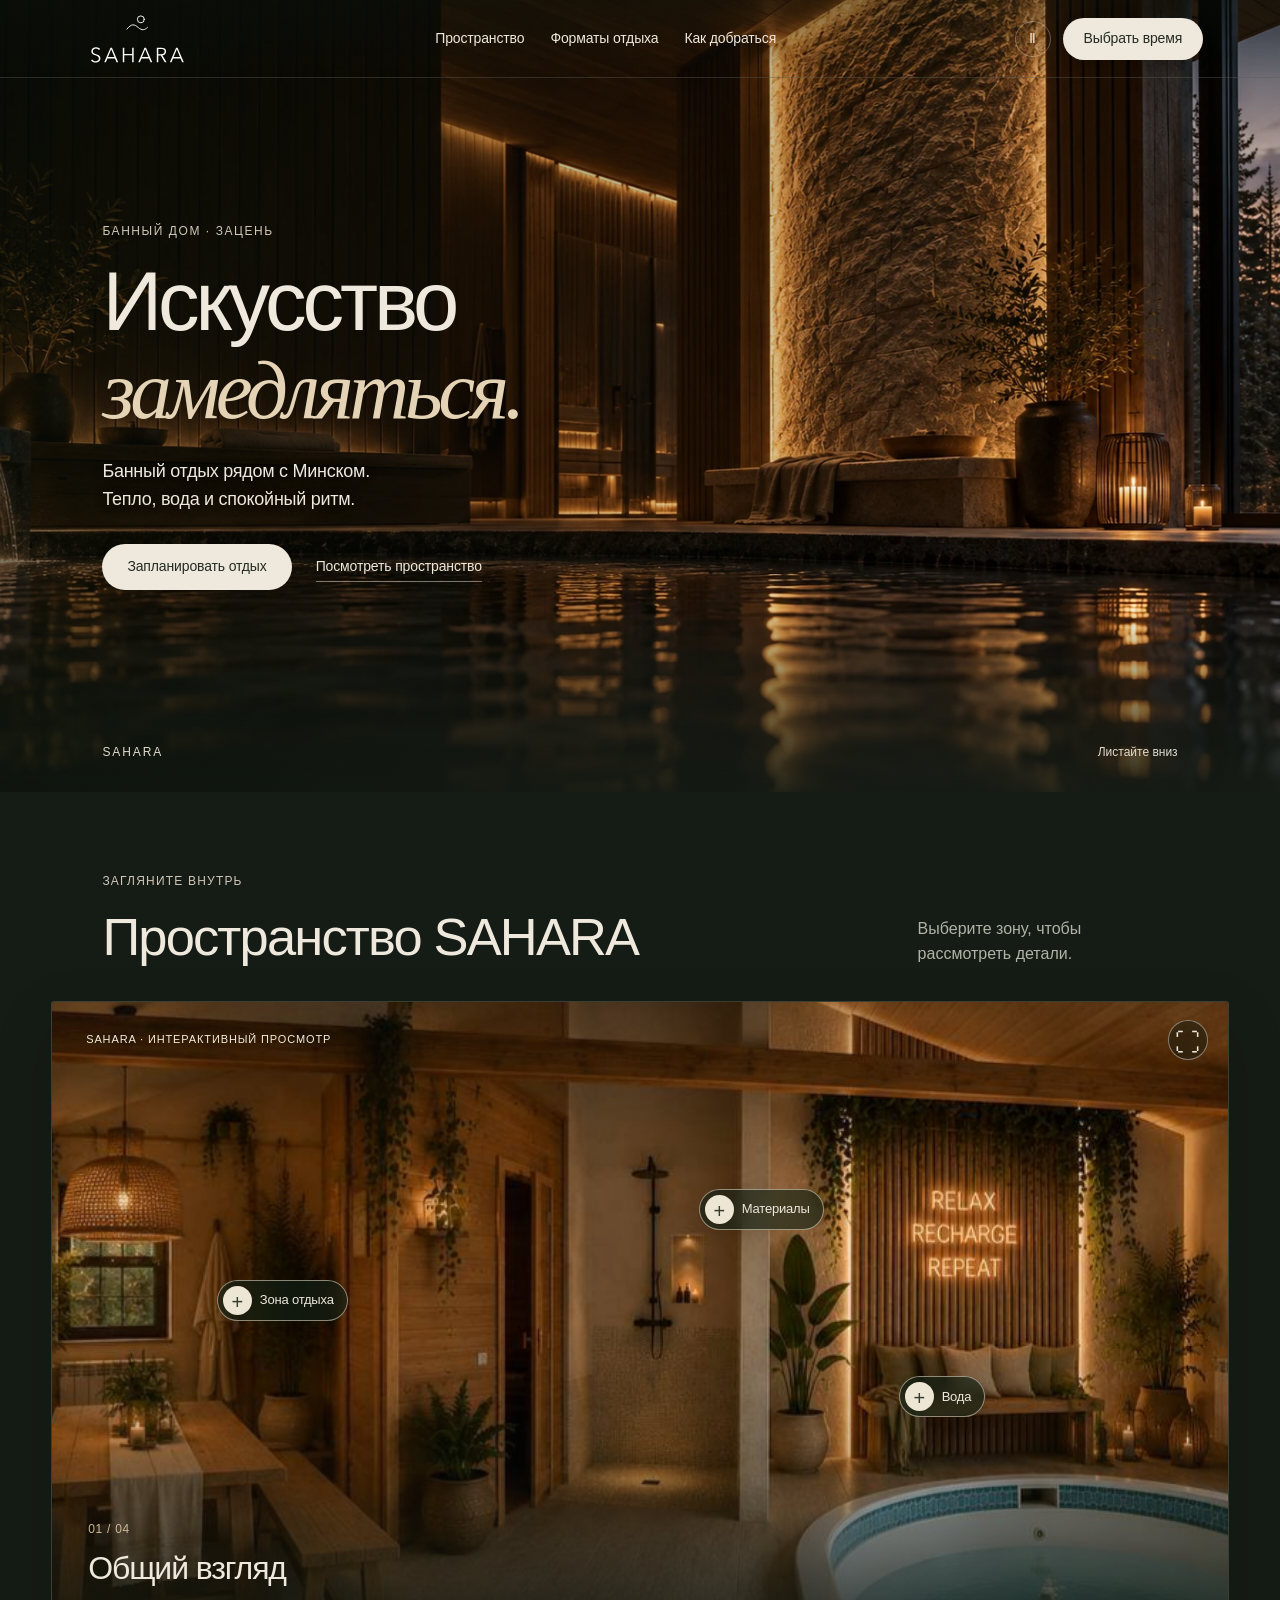
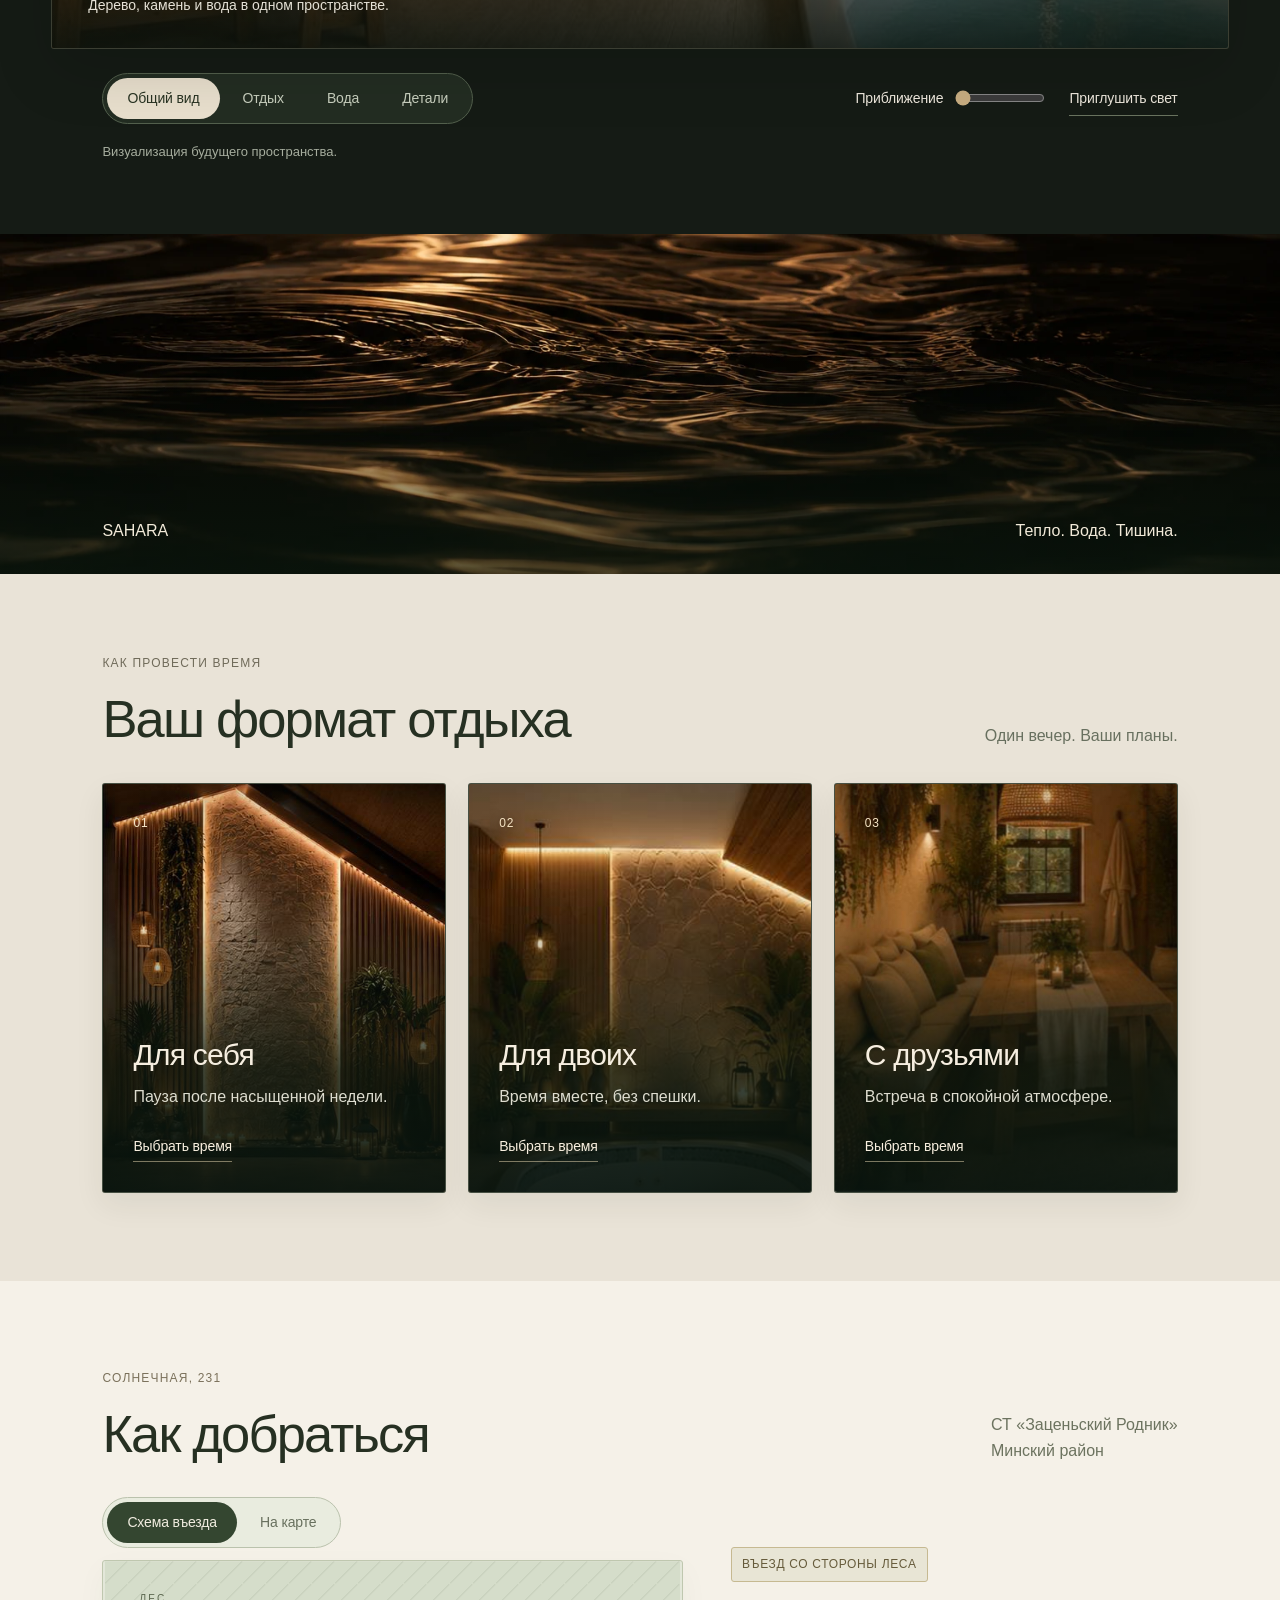
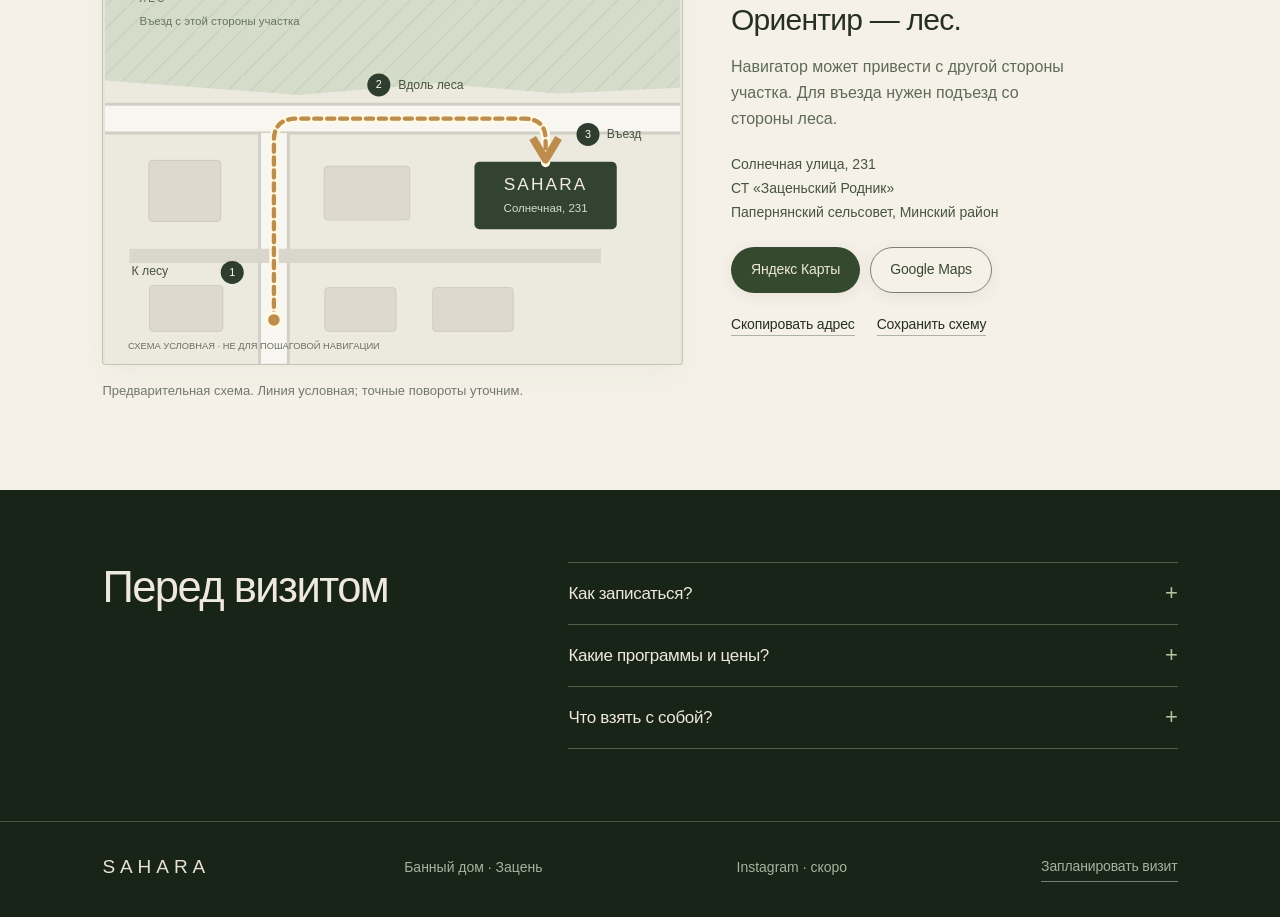
<file: index.html>
<!doctype html>
<html lang="ru"><head><meta charset="utf-8"><meta name="viewport" content="width=device-width, initial-scale=1"><title>SAHARA — тепло, которое остаётся</title><meta name="description" content="Банный дом SAHARA в Зацени. Пространство тепла, воды и спокойствия. Познакомьтесь с атмосферой и спланируйте свой визит."><link rel="icon" href="assets/favicon.svg" type="image/svg+xml"><link rel="preload" as="image" href="assets/hero-concept.webp"><link rel="stylesheet" href="style.css"><link rel="stylesheet" href="art-direction.css"><link rel="stylesheet" href="typography.css"><script src="config.js" defer></script><script src="app.js" defer></script><script src="motion.js" defer></script></head>
<body><div class="reading-progress" aria-hidden="true"></div><header class="header"><a class="brand" href="#home" aria-label="SAHARA — главная"><img src="assets/logo.svg" alt="SAHARA"></a><nav aria-label="Основная навигация"><a href="#space">Пространство</a><a href="#plan">Форматы отдыха</a><a href="#visit">Как добраться</a></nav><div class="header-actions"><button id="motion-toggle" class="motion-toggle" aria-pressed="true" aria-label="Отключить анимации"><span class="motion-icon" aria-hidden="true">Ⅱ</span></button><button class="button small" data-book>Выбрать время</button></div></header>
<main><section class="hero" id="home"><div class="hero-image" role="img" aria-label="Визуализация интерьера SAHARA с водой, деревом и камнем"></div><div class="hero-shade"></div><div class="hero-content"><p class="eyebrow">БАННЫЙ ДОМ · ЗАЦЕНЬ</p><h1>Искусство<br><em>замедляться.</em></h1><p class="hero-copy">Банный отдых рядом с Минском.<br>Тепло, вода и спокойный ритм.</p><div class="actions"><button class="button" data-book>Запланировать отдых</button><a class="text-link" href="#space">Посмотреть пространство</a></div></div><div class="hero-bottom"><span>SAHARA</span><a href="#space">Листайте вниз</a></div></section><section class="space section" id="space"><div class="section-head"><div><p class="eyebrow">ЗАГЛЯНИТЕ ВНУТРЬ</p><h2>Пространство SAHARA</h2></div><p>Выберите зону, чтобы рассмотреть детали.</p></div>
<div class="explorer" id="explorer"><div class="scene-image" id="scene-image" role="img" aria-label="Общий вид пространства"></div><div class="scene-vignette"></div><span class="scene-label">SAHARA · ИНТЕРАКТИВНЫЙ ПРОСМОТР</span><button class="expand" id="expand" aria-label="Развернуть просмотр">⛶</button><div class="hotspots"><button class="hotspot h1" data-scene="lounge" aria-label="Посмотреть зону отдыха"><span>+</span> Зона отдыха</button><button class="hotspot h2" data-scene="water" aria-label="Посмотреть зону воды"><span>+</span> Вода</button><button class="hotspot h3" data-scene="stone" aria-label="Посмотреть материалы"><span>+</span> Материалы</button></div><div class="scene-caption"><span id="scene-number">01 / 04</span><h3 id="scene-title">Общий взгляд</h3><p id="scene-text">Дерево, камень и вода в одном пространстве.</p></div></div>
<div class="explorer-controls"><div class="scene-tabs" role="group" aria-label="Зоны пространства"><button data-scene="overview" aria-pressed="true">Общий вид</button><button data-scene="lounge" aria-pressed="false">Отдых</button><button data-scene="water" aria-pressed="false">Вода</button><button data-scene="stone" aria-pressed="false">Детали</button></div><div class="scene-tools"><label for="zoom">Приближение <input type="range" id="zoom" min="100" max="145" value="100"></label><button id="light" aria-pressed="false">Приглушить свет</button></div></div><p class="caption">Визуализация будущего пространства.</p></section>

<section class="water-interlude" aria-label="Атмосфера SAHARA"><div class="water-interlude-image" role="img" aria-label="Золотистые отражения на тёмной воде"></div><div class="water-interlude-caption"><span>SAHARA</span><span>Тепло. Вода. Тишина.</span></div></section><section class="plan section" id="plan"><div class="section-head"><div><p class="eyebrow">КАК ПРОВЕСТИ ВРЕМЯ</p><h2>Ваш формат отдыха</h2></div><p>Один вечер. Ваши планы.</p></div><div class="plan-grid"><article class="plan-card"><span>01</span><h3>Для себя</h3><p>Пауза после насыщенной недели.</p><button class="text-link" data-format="Банный отдых" data-book>Выбрать время</button></article><article class="plan-card"><span>02</span><h3>Для двоих</h3><p>Время вместе, без спешки.</p><button class="text-link" data-format="Отдых для двоих" data-book>Выбрать время</button></article><article class="plan-card"><span>03</span><h3>С друзьями</h3><p>Встреча в спокойной атмосфере.</p><button class="text-link" data-format="Встреча с друзьями" data-book>Выбрать время</button></article></div></section>
<section id="guest-section" class="section" hidden><h2>Моменты SAHARA</h2><div class="guest-grid" id="guest-gallery"></div></section>
<section class="visit section" id="visit"><div class="section-head"><div><p class="eyebrow">СОЛНЕЧНАЯ, 231</p><h2>Как добраться</h2></div><p>СТ «Заценьский Родник»<br>Минский район</p></div><div class="visit-grid"><div class="route-visual"><div class="map-tabs" role="group" aria-label="Вид схемы проезда"><button data-map-view="scheme" aria-pressed="true">Схема въезда</button><button data-map-view="map" aria-pressed="false">На карте</button></div><div class="map-panel"><picture id="route-scheme"><source media="(max-width: 760px)" srcset="assets/route-scheme-mobile.svg"><img src="assets/route-scheme.svg" alt="Условная схема: подъезд к лесу, движение вдоль его границы и въезд в SAHARA со стороны леса. Линия не повторяет точные дороги."></picture><iframe id="map" hidden title="Расположение SAHARA на Яндекс Картах" loading="lazy" data-src="https://yandex.by/map-widget/v1/?ll=27.501464%2C53.978727&amp;z=17&amp;pt=27.501464%2C53.978727%2Cpm2rdm" allowfullscreen></iframe></div><p class="caption">Предварительная схема. Линия условная; точные повороты уточним.</p></div><div class="directions"><span class="route-note">ВЪЕЗД СО СТОРОНЫ ЛЕСА</span><h3>Ориентир — лес.</h3><p>Навигатор может привести с другой стороны участка. Для въезда нужен подъезд со стороны леса.</p><address>Солнечная улица, 231<br>СТ «Заценьский Родник»<br>Папернянский сельсовет, Минский район</address><div class="actions map-actions"><a class="button" id="yandex-link" target="_blank" rel="noopener">Яндекс Карты</a><a class="button secondary" id="google-link" target="_blank" rel="noopener">Google Maps</a></div><div class="route-links"><button id="copy-address">Скопировать адрес</button><a href="route.html" target="_blank" rel="noopener">Сохранить схему</a></div><p class="caption" id="copy-status" role="status"></p></div></div></section>
<section class="faq section" id="questions"><h2>Перед визитом</h2><div class="faq-list"><details><summary>Как записаться?</summary><p>Кнопка «Выбрать время» открывает пример записи. Сейчас он демонстрационный и не создаёт бронирование. Позже подключим расписание Yclients.</p></details><details><summary>Какие программы и цены?</summary><p>Состав программ, продолжительность и цены появятся к запуску записи. На сайте пока показаны варианты формата отдыха.</p></details><details><summary>Что взять с собой?</summary><p>Перед визитом уточните, входят ли полотенца, халаты и тапочки в выбранную программу. Точный список опубликуем вместе с услугами.</p></details></div></section></main>
<footer><a class="footer-brand" href="#home">SAHARA</a><span>Банный дом · Зацень</span><div id="instagram"><span id="instagram-placeholder">Instagram · скоро</span><a id="instagram-link" hidden target="_blank" rel="noopener">Instagram</a><span id="instagram-status" hidden></span></div><button class="text-link" data-book>Запланировать визит</button></footer><dialog id="booking" aria-labelledby="booking-title"><button class="close" aria-label="Закрыть окно">×</button><p class="eyebrow">ВАШЕ ВРЕМЯ ДЛЯ СЕБЯ</p><h2 id="booking-title">Запланировать отдых</h2><p id="booking-description">Онлайн-запись появится здесь после подключения филиала SAHARA в Yclients. Сейчас это предварительный просмотр сайта; заявка не отправляется.</p><a id="booking-link" class="button" hidden target="_blank" rel="noopener">Открыть Yclients</a><button class="button secondary" id="booking-close">Продолжить знакомство</button></dialog>
</body></html>
</file>
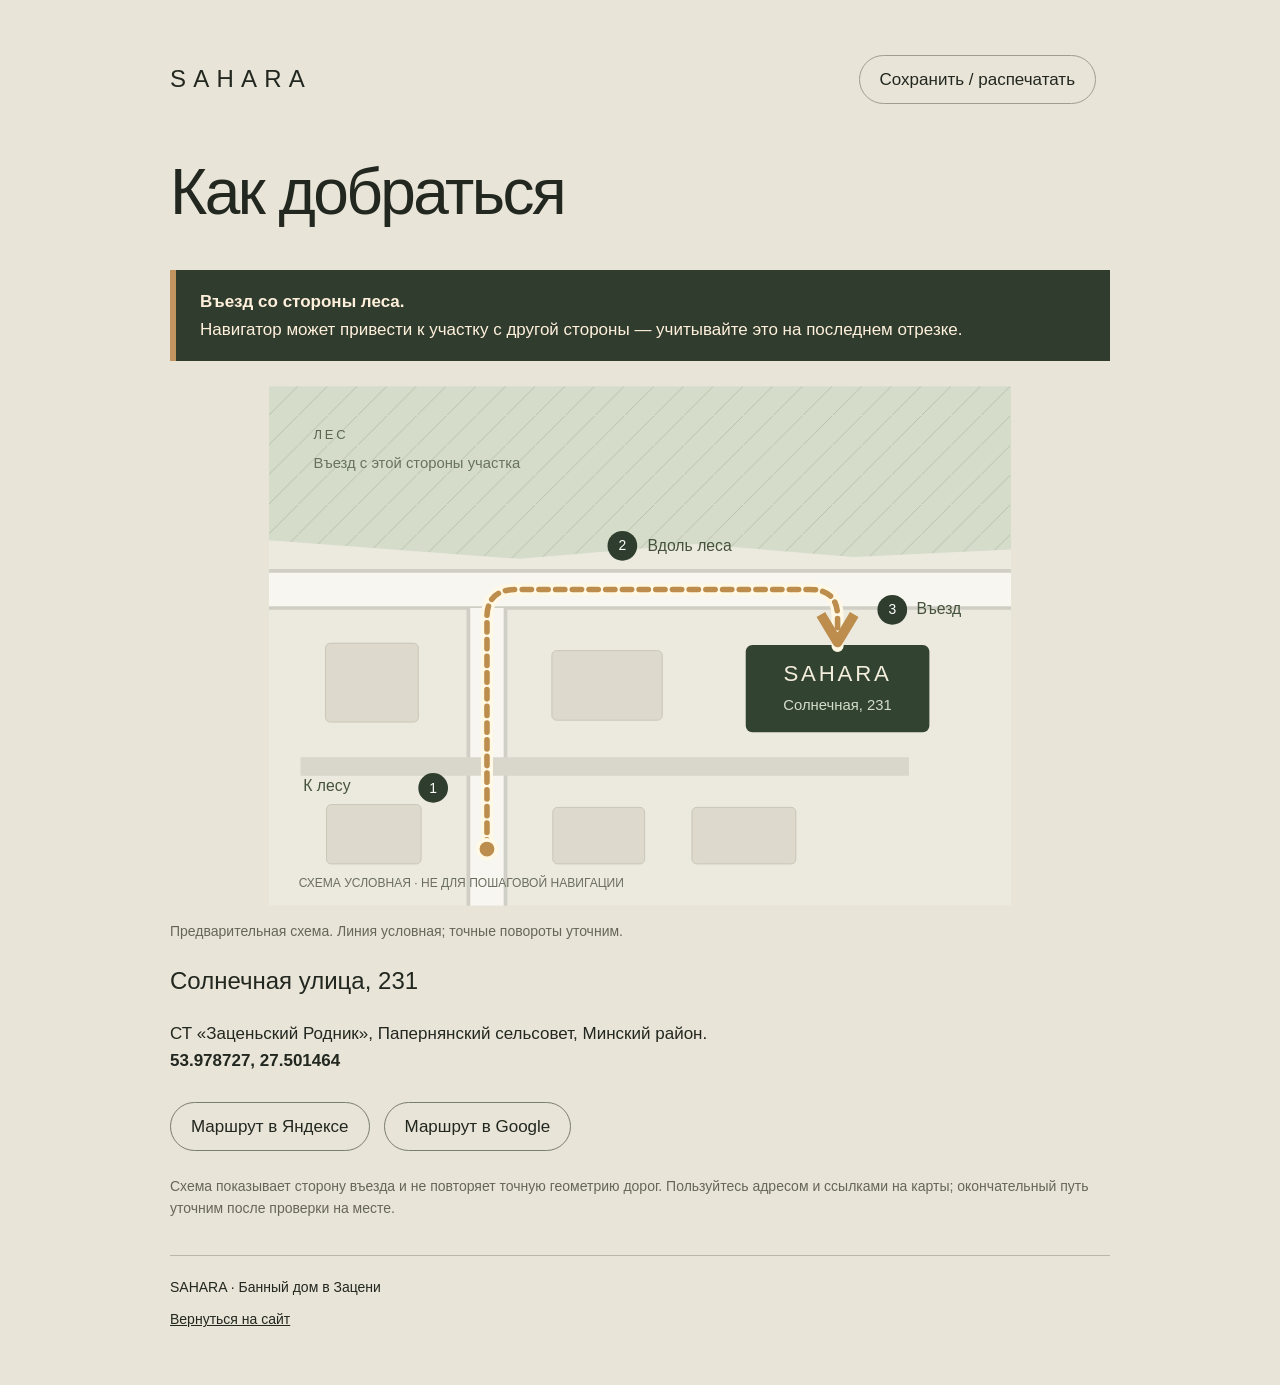
<file: route.html>
<!doctype html><html lang="ru"><head><meta charset="utf-8"><meta name="viewport" content="width=device-width, initial-scale=1"><title>Как добраться в SAHARA — Солнечная, 231</title><link rel="icon" href="assets/favicon.svg"><style>*{box-sizing:border-box}body{margin:0;background:#e9e4d8;color:#22271f;font:17px/1.6 Arial,sans-serif}main{max-width:1000px;margin:auto;padding:45px 30px}header{display:flex;justify-content:space-between;align-items:center}h1{font-size:clamp(38px,6vw,64px);line-height:1.1;font-weight:400;letter-spacing:-.04em}h2{font-size:24px;font-weight:400}.tag{background:#303c2e;color:#fff0dc;padding:18px 24px;border-left:6px solid #c29560}.route-diagram{display:block;margin-top:25px}.route-diagram img{display:block;width:100%;max-height:520px;object-fit:contain}.note{color:#666658;font-size:14px}a,button{display:inline-block;color:inherit;font:inherit;margin:10px 14px 10px 0;cursor:pointer}button{border:1px solid #a29c8c;border-radius:30px;padding:10px 20px;background:transparent}.links a{border:1px solid #797d6c;border-radius:30px;padding:10px 20px;text-decoration:none}.brand{letter-spacing:.3em;font-size:24px}footer{border-top:1px solid #bcb8a8;margin-top:35px;padding-top:20px;font-size:14px}@media print{body{background:#fff}.print,.links,.back{display:none}main{padding:10px}.map{height:380px}h1{font-size:40px}}</style></head><body><main><header><span class="brand">SAHARA</span><button class="print" onclick="window.print()">Сохранить / распечатать</button></header><h1>Как добраться</h1><div class="tag"><strong>Въезд со стороны леса.</strong><br>Навигатор может привести к участку с другой стороны — учитывайте это на последнем отрезке.</div><picture class="route-diagram"><source media="(max-width: 600px)" srcset="assets/route-scheme-mobile.svg"><img src="assets/route-scheme.svg" alt="Условная схема: к лесу, вдоль его границы и к въезду SAHARA"></picture><p class="note">Предварительная схема. Линия условная; точные повороты уточним.</p><h2>Солнечная улица, 231</h2><p>СТ «Заценьский Родник», Папернянский сельсовет, Минский район.<br><strong>53.978727, 27.501464</strong></p><div class="links"><a href="https://yandex.by/maps/?rtext=~53.978727,27.501464&amp;rtt=auto" target="_blank" rel="noopener">Маршрут в Яндексе</a><a href="https://www.google.com/maps/dir/?api=1&amp;destination=53.978727,27.501464&amp;travelmode=driving" target="_blank" rel="noopener">Маршрут в Google</a></div><p class="note">Схема показывает сторону въезда и не повторяет точную геометрию дорог. Пользуйтесь адресом и ссылками на карты; окончательный путь уточним после проверки на месте.</p><footer>SAHARA · Банный дом в Зацени<br><a class="back" href="index.html#visit">Вернуться на сайт</a></footer></main></body></html>
</file>
<file: style.css>
:root{--paper:#ebe7de;--ink:#171c16;--muted:#a9afa0;--ease:cubic-bezier(.2,.75,.2,1)}*{box-sizing:border-box}html{scroll-behavior:smooth;scroll-padding-top:84px}body{margin:0;color:var(--paper);background:var(--ink);font:16px/1.6 "Helvetica Neue",Arial,sans-serif;-webkit-font-smoothing:antialiased}button,input{font:inherit}a{color:inherit;text-decoration:none}button{cursor:pointer;color:inherit}button,a,input{ -webkit-tap-highlight-color:transparent}button:focus-visible,a:focus-visible,input:focus-visible,summary:focus-visible{outline:2px solid #bd9a65;outline-offset:4px}h1,h2,h3,p{margin:0}h1,h2,h3{line-height:1.12;letter-spacing:-.035em}h1{font-size:clamp(58px,6.6vw,96px);font-weight:400;line-height:1.04;letter-spacing:-.045em}h2{font-size:clamp(34px,3.8vw,54px);font-weight:500}h3{font-size:28px;font-weight:500}p{color:var(--muted)}[hidden]{display:none!important}.eyebrow{font-size:11px;letter-spacing:.14em;color:#cfc7b8;margin-bottom:18px}.header{position:fixed;top:0;left:0;width:100%;height:78px;padding:0 6%;display:flex;align-items:center;justify-content:space-between;gap:30px;z-index:20;border-bottom:1px solid #ffffff20;transition:background .35s}.header.scrolled{background:#121a13ed;backdrop-filter:blur(18px)}.brand{width:120px;flex-shrink:0}.brand img{width:100%;height:61px;object-fit:contain;display:block}.header nav{display:flex;gap:26px;font-size:14px}.header nav a:hover{color:#d5bb90}.header-actions{display:flex;gap:12px;align-items:center}.button{border:1px solid transparent;background:var(--paper);color:#242b21;display:inline-flex;align-items:center;justify-content:center;min-height:46px;padding:11px 24px;border-radius:40px;font-size:14px;line-height:1.4;transition:background .2s}.button:hover{background:#d7c5a8}.button.small{min-height:42px;padding:10px 20px}.button.secondary{border-color:#7b826c;background:transparent;color:inherit}.text-link{border:0;border-bottom:1px solid #ffffff66;background:none;border-radius:0;padding:4px 0;line-height:1.5;color:inherit;font-size:14px}.text-link:hover{border-color:currentColor}.actions{display:flex;align-items:center;gap:24px;flex-wrap:wrap}.motion-toggle{height:36px;width:36px;display:grid;place-items:center;border:1px solid #ffffff4a;border-radius:50%;background:transparent;color:#e9e1d3;font-size:14px;flex-shrink:0}.reading-progress{height:2px;position:fixed;top:0;left:0;width:100%;z-index:30;background:#c6aa7b;transform:scaleX(var(--reading,0));transform-origin:left;pointer-events:none}.hero{height:82svh;min-height:660px;max-height:880px;position:relative;overflow:hidden;display:flex;align-items:center}.hero-image{position:absolute;inset:-20px;background:url('assets/hero-concept.webp') center/cover;transform:translate3d(var(--camera-x,0px),var(--camera-y,0px),0) scale(1.025)}.hero-shade{position:absolute;inset:0;background:linear-gradient(90deg,#070d0a9c,transparent 85%),linear-gradient(0deg,#171c16,transparent 27%,#0e150e50)}.hero-content{position:relative;padding:110px 8% 95px}.hero-copy{color:#e1ded5;font-size:18px;line-height:1.55;margin:24px 0 30px}.hero-bottom{position:absolute;bottom:25px;left:8%;right:8%;display:flex;justify-content:space-between;font-size:11px;letter-spacing:.12em;color:#c3c2b4}.hero-bottom>span{letter-spacing:.3em}.hero-bottom a{letter-spacing:0}.section{padding:80px 8%}.section-head{display:flex;justify-content:space-between;align-items:end;gap:35px;margin-bottom:32px}.section-head>p{font-size:15px;max-width:260px}.space{background:#171d16}.explorer{position:relative;height:570px;max-height:70svh;min-height:420px;overflow:hidden;background:#242a20;border-radius:4px}.scene-image{position:absolute;inset:-18px;background:url('assets/interior-wide.jpeg') center top no-repeat;background-size:auto 178%;transform:translate3d(var(--scene-x,0px),var(--scene-y,0px),0) scale(var(--zoom,1));filter:brightness(var(--light,1));transition:filter .5s}.scene-image[data-view=lounge]{background-image:url('assets/lounge.jpeg');background-size:cover;background-position:center 72%}.scene-image[data-view=water],.scene-image[data-view=stone]{background-size:cover;background-position:center}.scene-vignette{position:absolute;inset:0;background:linear-gradient(0deg,#0a100cdb,transparent 48%),linear-gradient(180deg,#0a100c55,transparent 25%);pointer-events:none}.scene-label{position:absolute;left:26px;top:26px;letter-spacing:.1em;font-size:10px;color:#e2ded1}.expand{position:absolute;right:20px;top:18px;width:40px;height:40px;font-size:25px;border:1px solid #ffffff66;border-radius:50%;background:#12190f7a}.scene-caption{position:absolute;left:30px;bottom:26px;right:20px}.scene-caption>span{font-size:11px;color:#ccba96}.scene-caption h3{font-size:30px;margin:8px 0}.scene-caption p{color:#d7d9ce;font-size:14px}.hotspot{position:absolute;display:flex;align-items:center;gap:8px;padding:5px 13px 5px 5px;border:1px solid #ffffff80;border-radius:30px;background:#182319a3;backdrop-filter:blur(8px);font-size:12px}.hotspot:hover{background:#5d533b}.hotspot>span{background:#eee6d5;color:#343c2e;width:29px;height:29px;display:grid;place-items:center;border-radius:50%;font-size:20px}.h1{left:14%;top:43%}.h2{left:72%;top:58%}.h3{left:55%;top:29%}.explorer-controls{display:flex;align-items:center;justify-content:space-between;gap:22px;flex-wrap:wrap;margin-top:20px}.scene-tabs,.map-tabs{display:flex;gap:3px;padding:4px;border:1px solid #536047;border-radius:30px}.scene-tabs button,.map-tabs button{border:0;border-radius:25px;background:transparent;color:#c8cfbe;padding:10px 20px;font-size:13px;line-height:1.5}.scene-tabs button[aria-pressed=true],.map-tabs button[aria-pressed=true]{background:#e4dfd0;color:#283322}.scene-tools{display:flex;gap:22px;align-items:center;font-size:13px}.scene-tools label{display:flex;align-items:center;gap:10px}.scene-tools input{width:90px;accent-color:#c8ad81}.scene-tools button{border:0;border-bottom:1px solid #69735f;padding:6px 0;background:transparent;font-size:13px}.caption{font-size:12px;color:#a1a796;margin-top:16px;line-height:1.5}.plan{background:#eae6dd;color:#252d21}.plan .eyebrow{color:#706b5a}.plan .section-head>p{color:#6e7365}.plan-grid{display:grid;grid-template-columns:repeat(3,1fr);gap:18px}.plan-card{padding:25px;min-width:0;min-height:220px;background:#f6f2e9;border-top:1px solid #c4bdab;display:flex;flex-direction:column;align-items:start}.plan-card>span{font-size:12px;color:#8a7d65;margin-bottom:25px}.plan-card h3{margin-bottom:12px;font-size:27px}.plan-card p{font-size:15px;color:#6c7163;margin-bottom:26px}.plan-card .text-link{margin-top:auto;border-color:#9a9f8e;color:#323d2b}.visit{background:#f2efe7;color:#263022}.visit .eyebrow{color:#7b715b}.visit .section-head>p{color:#6c735f}.visit-grid{display:grid;grid-template-columns:1.3fr 1fr;gap:44px;align-items:center}.route-visual{min-width:0}.map-tabs{width:max-content;border-color:#b5baa8;margin-bottom:12px;max-width:100%}.map-tabs button{color:#68705e}.map-tabs button[aria-pressed=true]{color:#f0ecdf;background:#344630}.map-panel{height:405px;overflow:hidden;border:1px solid #d4d6c7;border-radius:4px;background:#e5e8dc}.map-panel img,.map-panel picture,.map-panel iframe{display:block;width:100%;height:100%;border:0}.map-panel img{object-fit:contain}.visit .caption{color:#73796a}.route-note{display:inline-block;color:#75623c;border:1px solid #c6b68d;padding:7px 10px;border-radius:3px;font-size:11px;letter-spacing:.09em;margin-bottom:20px}.directions h3{font-size:29px;margin-bottom:16px}.directions>p{color:#68715f;max-width:350px;font-size:16px}.directions address{font-style:normal;font-size:14px;line-height:1.7;margin:22px 0;color:#4e5d43}.map-actions{gap:10px}.map-actions .button{background:#35492f;color:#eee8d8;font-size:13px;padding:11px 19px}.map-actions .secondary{background:transparent;color:#35492f}.route-links{display:flex;gap:22px;font-size:13px;margin-top:20px;flex-wrap:wrap}.route-links button,.route-links a{background:none;border:0;border-bottom:1px solid #afb49e;padding:0;font-size:13px;color:inherit}.faq{display:grid;grid-template-columns:1fr 1.5fr;gap:60px;background:#171f15}.faq h2{font-size:36px}.faq-list details{border-top:1px solid #45503c;padding:17px 0}.faq-list details:last-child{border-bottom:1px solid #45503c}.faq-list summary{cursor:pointer;font-size:17px;list-style:none;display:flex;justify-content:space-between;gap:20px}.faq-list summary:after{content:'+';font-size:22px;color:#b7c09f;line-height:1.2}.faq-list details[open] summary:after{content:'−'}.faq-list p{margin-top:14px;font-size:15px;max-width:570px}footer{padding:30px 8%;border-top:1px solid #394832;display:flex;gap:25px;justify-content:space-between;align-items:center;flex-wrap:wrap;font-size:13px;color:#a8b19e;background:#171f15}.footer-brand{letter-spacing:.26em;color:#e9e2d2;font-size:19px}footer .text-link{font-size:13px}.guest-grid{display:grid;grid-template-columns:repeat(3,1fr);gap:20px;margin-top:30px}.guest-grid img{width:100%;height:260px;object-fit:cover}.guest-grid figure{margin:0}.guest-grid figcaption{font-size:14px;margin-top:10px}.explorer.expanded{position:fixed;inset:0;z-index:50;width:100%;height:100svh;min-height:0;max-height:none;border-radius:0}.reveal{transition:opacity .7s var(--ease),translate .7s var(--ease)}.motion-on .reveal:not(.revealed){opacity:0;translate:0 18px}.motion-off .reveal{opacity:1;translate:none}.motion-off *, .motion-off *:before,.motion-off *:after{transition:none!important;animation:none!important}dialog{background:#232b1e;color:#eee8da;border:1px solid #697357;border-radius:16px;padding:44px;width:min(560px,calc(100% - 32px));max-height:90svh}dialog::backdrop{background:#060c09c9;backdrop-filter:blur(6px)}dialog h2{font-size:34px;margin-bottom:20px}dialog p:not(.eyebrow){margin-bottom:22px}dialog .button{margin:5px 4px 0 0}.close{position:absolute;right:12px;top:10px;font-size:28px;background:none;border:0;min-height:38px;min-width:38px}.demo-progress{font-size:11px;letter-spacing:.1em;color:#c5af83!important;margin:0 0 15px!important}#booking-demo h3{font-size:24px;margin-bottom:20px}.demo-options{display:grid;gap:8px;margin-bottom:22px}.demo-option{border:1px solid #657253;background:#313e29;color:#e7e7db;border-radius:6px;padding:12px 16px;text-align:left;min-height:46px}.demo-option[aria-pressed=true]{background:#ddd2b8;color:#2e3827;border-color:#ddd2b8}.demo-times{display:grid;grid-template-columns:repeat(3,1fr);gap:8px;margin:18px 0 22px}.demo-times .demo-option{text-align:center;padding:10px}.date-label{display:flex;flex-direction:column;gap:8px;font-size:14px}.date-label input{color-scheme:dark;background:#2d3b26;color:#eee6d6;border:1px solid #6b7859;border-radius:6px;padding:11px;min-width:0}.demo-summary{color:#ede5d2;font-size:19px;margin:20px 0!important}
@media(max-width:1000px){.header{gap:20px}.header nav{gap:18px;font-size:13px}.visit-grid{gap:25px}.map-panel{height:355px}.scene-tabs button{padding:10px 16px}.section{padding:65px 6%}.plan-card{padding:22px}.hero-content{padding-left:7%}}
@media(max-width:760px){.header{height:70px;padding:0 6%}.header nav{display:none}.brand{width:106px}.header-actions{gap:9px}.header .button.small{padding:10px 16px;font-size:13px}.motion-toggle{width:34px;height:34px}.hero{height:76svh;min-height:600px;max-height:740px}.hero-image{background-position:62% center}.hero-content{padding:100px 6% 80px}.hero h1{font-size:clamp(48px,11vw,65px);line-height:1.08}.hero .eyebrow{font-size:10px;margin-bottom:21px}.hero-copy{font-size:16px;margin:20px 0 26px}.hero .actions{gap:15px;align-items:flex-start;flex-direction:column}.hero .button{font-size:13px;padding:12px 22px}.hero .text-link{font-size:13px}.hero-bottom{left:6%;right:6%;bottom:24px;font-size:10px}.section{padding:50px 6%}.section-head{display:block;margin-bottom:24px}.section-head>p{font-size:14px;margin-top:15px;max-width:none}h2{font-size:34px;letter-spacing:-.03em}.explorer{min-height:410px;max-height:none;height:55svh}.scene-label{left:18px;top:25px;font-size:9px;max-width:210px}.expand{right:15px;top:17px;width:35px;height:35px}.scene-caption{left:20px;bottom:22px}.scene-caption h3{font-size:26px}.scene-caption p{font-size:13px;max-width:270px}.hotspot{font-size:10px;gap:6px;padding-right:10px}.hotspot>span{width:25px;height:25px;font-size:18px}.h1{left:5%;top:40%}.h2{left:auto;right:5%;top:60%}.h3{left:48%;top:24%}.explorer-controls{gap:14px;margin-top:17px}.scene-tabs{width:100%;justify-content:space-between}.scene-tabs button{font-size:12px;padding:9px 14px}.scene-tools{width:100%;justify-content:space-between;gap:12px;font-size:12px}.scene-tools input{width:70px}.scene-tools button{font-size:12px}.scene-tools label{gap:8px}.caption{font-size:12px}.plan-grid{grid-template-columns:1fr;gap:0}.plan-card{min-height:0;padding:22px 20px;position:relative}.plan-card>span{position:absolute;top:24px;right:20px;margin:0}.plan-card h3{font-size:25px;padding-right:30px;margin-bottom:8px}.plan-card p{font-size:14px;margin-bottom:15px}.plan-card .text-link{font-size:13px}.visit-grid{grid-template-columns:1fr;gap:30px}.map-panel{height:auto;aspect-ratio:440/390}.map-panel iframe{min-height:280px}.map-tabs button{font-size:13px;padding:9px 18px}.directions h3{font-size:27px}.directions>p{max-width:none;font-size:15px}.directions address{margin:17px 0}.route-note{font-size:10px;margin-bottom:18px}.faq{grid-template-columns:1fr;gap:23px}.faq h2{font-size:32px}.faq-list summary{font-size:16px}.faq-list details{padding:16px 0}.faq-list p{font-size:14px}.guest-grid{grid-template-columns:1fr}footer{padding:27px 6%;gap:15px 25px}footer>span{font-size:12px}footer .footer-brand{font-size:17px}dialog{padding:42px 23px 27px}dialog h2{font-size:29px}#booking-demo h3{font-size:23px}}
@media(max-width:360px){.brand{width:89px}.header-actions{gap:7px}.header .button.small{font-size:12px;padding:10px 12px}.motion-toggle{width:31px;height:31px}.scene-tabs button{padding:9px 11px}.hero h1{font-size:49px}.scene-label{font-size:8px;max-width:190px}.scene-tools input{width:60px}.scene-caption h3{font-size:24px}}
@media(prefers-reduced-motion:reduce){html{scroll-behavior:auto}*,*:before,*:after{animation:none!important;transition:none!important}.reveal{opacity:1!important;translate:none!important}.hero-image{transform:scale(1.025)!important}.scene-image{transform:scale(var(--zoom,1))!important}}
</file>
<file: art-direction.css>
/* SAHARA: generous imagery, restrained motion, a compact editorial sequence. */
:root{--paper:#eee8dd;--ink:#151b15;--muted:#b0b4a6}
body{background:#151b15}
.header{background:linear-gradient(180deg,#0c140d55,transparent);border-bottom-color:#eee8dd24}
.header.scrolled{background:#131c14ed;border-bottom-color:#eee8dd18;backdrop-filter:blur(20px)}
.button{box-shadow:0 3px 18px #08110b10}
.section{padding:88px 8%}
.section-head{margin-bottom:34px}
.hero{height:88svh;min-height:740px;max-height:940px}
.hero-image{inset:-22px;background-position:center;filter:none}
.hero-shade{background:linear-gradient(90deg,#08110985 0%,#09130b26 52%,transparent 85%),linear-gradient(0deg,#151b15ef 0%,transparent 24%,#11190f25 100%)}
.hero-content{padding-top:130px;padding-bottom:110px}
.hero-copy{color:#eee9df;text-shadow:0 2px 14px #05100550}
.hero-bottom{bottom:30px;color:#e0dbcf}
.hero .text-link{color:#f0e8d9;border-color:#f0e8d977}
.space{background:#151b15;padding:80px 4% 72px}
.space .section-head{padding:0 4.35%}
.explorer{height:72svh;min-height:540px;max-height:760px;border-radius:3px;border:1px solid #b9b09726;box-shadow:0 22px 60px #00000025}
.scene-vignette{background:linear-gradient(0deg,#0a120dda 0%,#0a120d35 27%,transparent 50%),linear-gradient(180deg,#0b100e45,transparent 22%)}
.scene-caption{left:36px;bottom:31px}
.scene-caption p{color:#e5e1d6}
.scene-label{left:34px;top:29px;color:#f2ecdd}
.scene-image[data-view=lounge]{background-size:cover;background-position:center 100%;inset:-38% -18px -18px}
.explorer-controls{margin:24px 4.35% 0}
.space>.caption{margin:18px 4.35% 0;color:#a6ad9e}
.scene-tabs{border-color:#53604d;background:#232d22}
.scene-tabs button[aria-pressed=true]{background:#e8dfcd}
.hotspot{background:#1121159e;border-color:#eee5d18a;box-shadow:0 3px 18px #0000001c}
.hotspot:hover{background:#554b36}
.water-interlude{position:relative;height:340px;overflow:hidden;background:#1c2820;isolation:isolate}
.water-interlude-image{position:absolute;inset:0;background:url('assets/water-macro.webp') center 54%/cover no-repeat}
.water-interlude:after{content:"";position:absolute;inset:0;z-index:0;background:linear-gradient(0deg,#0b190fac,transparent 65%);pointer-events:none}
.water-interlude-caption{position:absolute;z-index:1;left:8%;right:8%;bottom:30px;display:flex;justify-content:space-between;gap:24px;color:#f2ead9}
.plan{background:#e9e3d7;color:#263022;padding-top:80px;padding-bottom:88px}
.plan .section-head>p{color:#68705f}
.plan-grid{gap:22px}
.plan-card{position:relative;isolation:isolate;overflow:hidden;min-height:410px;padding:30px;border:1px solid #eee5d92b;border-radius:3px;background:#253124;color:#f6eee0;box-shadow:0 12px 30px #25291a12;justify-content:flex-end}
.plan-card:before{content:"";position:absolute;inset:0;z-index:-2;background-position:center;background-size:cover;transition:transform .9s var(--ease)}
.plan-card:after{content:"";position:absolute;inset:0;z-index:-1;background:linear-gradient(180deg,#12201524,transparent 22%,#1020151a 35%,#0b160dca 70%,#08140eed 100%)}
.plan-card:nth-child(1):before{background-image:url('assets/stone.jpeg');background-position:center 54%}
.plan-card:nth-child(2):before{background-image:url('assets/water.jpeg');background-position:60% center}
.plan-card:nth-child(3):before{background-image:url('assets/lounge.jpeg');inset:-38% 0 0;background-position:center bottom}
.plan-card>span{position:relative;top:auto;right:auto;margin-bottom:auto;color:#f5e4c5;text-shadow:0 1px 9px #0009}
.plan-card h3{margin-top:100px;margin-bottom:12px}
.plan-card p{color:#dddccf;margin-bottom:22px}
.plan-card .text-link{margin-top:0;color:#f8efdf;border-color:#ddcfaa88}
.visit{background:#f5f1e8;padding-top:88px;padding-bottom:88px}
.visit-grid{gap:48px}
.map-panel{background:#e3e7d9;border-color:#bfc7af;border-radius:3px;box-shadow:0 10px 30px #3b49300a}
.map-tabs{background:#e9ecdf;border-color:#bac2ac}
.route-note{background:#e8e5d5;color:#665b3b;border-color:#c6b991}
.directions>p{color:#5e6b57}
.directions address{color:#46563c}
.faq{background:#182417;padding-top:72px;padding-bottom:72px}
.faq-list details{border-color:#536046}
.faq-list details:last-child{border-color:#536046}
.faq-list p{color:#bcc3b2}
footer{background:#182417;border-color:#49573e;padding-top:30px;padding-bottom:34px}
@media(hover:hover) and (pointer:fine){.plan-card:hover:before{transform:scale(1.035)}}
@media(max-width:1100px){.section{padding-left:6%;padding-right:6%}.space{padding-left:3%;padding-right:3%}.space .section-head{padding-left:3.2%;padding-right:3.2%}.explorer-controls{margin-left:3.2%;margin-right:3.2%}.space>.caption{margin-left:3.2%;margin-right:3.2%}.plan-grid{gap:16px}.plan-card{padding:25px;min-height:395px}.visit-grid{gap:30px}}
@media(max-width:760px){
  .section{padding:58px 6%}
  .hero{height:88svh;min-height:670px;max-height:830px}
  .hero-image{background-position:62% center}
  .hero-shade{background:linear-gradient(90deg,#07110991,#08110c10 95%),linear-gradient(0deg,#151b15eb,transparent 28%,#11190f20)}
  .hero-content{padding:116px 6% 98px}
  .hero-bottom{bottom:27px}
  .space{padding:58px 0 52px}
  .space .section-head{padding:0 6%;margin-bottom:27px}
  .explorer{height:62svh;min-height:450px;max-height:610px;border-radius:0;border-left:0;border-right:0}
  .scene-caption{left:23px;bottom:27px}
  .scene-label{left:21px;top:26px}
  .explorer-controls{margin:22px 6% 0}
  .space>.caption{margin:18px 6% 0}
  .water-interlude{height:240px}
  .water-interlude-image{background-position:56% center}
  .water-interlude-caption{left:6%;right:6%;bottom:24px}
  .plan-grid{gap:16px}
  .plan-card{min-height:310px;padding:25px;border-radius:3px}
  .plan-card>span{position:relative;top:auto;right:auto;margin-bottom:auto}
  .plan-card h3{margin-top:80px;padding-right:0;margin-bottom:9px}
  .plan-card p{margin-bottom:18px}
  .plan-card:nth-child(3):before{inset:-38% 0 0;background-position:center bottom}
  .visit-grid{gap:30px}
  .faq{gap:27px}
  footer{padding:28px 6%}
}
@media(prefers-reduced-motion:reduce){.plan-card:hover:before{transform:none}}
</file>
<file: typography.css>
/* SAHARA: warm, restrained typography. Load after the visual styles. */
:root {
  --font-sahara: "Avenir Next", Avenir, "Helvetica Neue", Arial, sans-serif;
  --font-sahara-accent: Georgia, "Times New Roman", serif;
}

body {
  font-family: var(--font-sahara);
  font-size: 16px;
  font-weight: 400;
  line-height: 1.6;
  -webkit-font-smoothing: antialiased;
}

button, input, select, textarea { font-family: var(--font-sahara); }
h1, h2, h3 {
  font-family: var(--font-sahara);
  font-weight: 400;
  font-style: normal;
  letter-spacing: -.035em;
  text-wrap: balance;
}
h2 { font-size: clamp(38px, 4.1vw, 56px); line-height: 1.12; }
h3 { font-size: 28px; line-height: 1.2; letter-spacing: -.025em; }
h2 em, h3 em { font-family: inherit; font-style: normal; font-weight: inherit; }

.hero h1 {
  font-size: clamp(72px, 6.5vw, 94px);
  font-weight: 400;
  line-height: 1.05;
  letter-spacing: -.05em;
  text-wrap: initial;
}
.hero h1 em {
  font-family: var(--font-sahara-accent);
  font-size: 1em;
  font-style: italic;
  font-weight: 400;
  letter-spacing: -.055em;
  color: #e5d3b6;
}
.hero-copy { font-size: 18px; line-height: 1.55; letter-spacing: -.015em; }
.eyebrow { font-size: 12px; font-weight: 500; line-height: 1.5; letter-spacing: .1em; }
.hero .eyebrow { font-size: 12px; letter-spacing: .13em; }
.hero-bottom { font-size: 12px; letter-spacing: .025em; }
.hero-bottom > span { letter-spacing: .16em; }

.header nav, .button, .header .button.small, .text-link,
.hero .button, .hero .text-link, .plan-card .text-link,
.map-actions .button, .route-links, .route-links button, .route-links a,
.scene-tabs button, .map-tabs button, .scene-tools, .scene-tools button {
  font-size: 14px;
  font-weight: 500;
  letter-spacing: -.01em;
}
.section-head > p { font-size: 16px; line-height: 1.6; }
.scene-label { font-size: 11px; font-weight: 500; letter-spacing: .08em; }
.scene-caption > span { font-size: 12px; letter-spacing: .06em; }
.scene-caption h3 { font-size: 32px; font-weight: 400; letter-spacing: -.035em; }
.scene-caption p { font-size: 14px; line-height: 1.55; }
.hotspot { font-size: 13px; font-weight: 500; letter-spacing: -.015em; }
.caption { font-size: 13px; line-height: 1.55; }
.plan-card > span { font-size: 12px; font-weight: 500; letter-spacing: .07em; }
.plan-card h3 { font-size: 30px; line-height: 1.15; font-weight: 400; }
.plan-card p { font-size: 16px; line-height: 1.55; }
.directions h3 { font-size: 30px; line-height: 1.2; font-weight: 400; }
.directions > p, .faq-list p { font-size: 16px; line-height: 1.6; }
.route-note { font-size: 12px; font-weight: 500; letter-spacing: .055em; }
.faq h2 { font-size: clamp(36px, 3.4vw, 48px); line-height: 1.15; }
.faq-list summary { font-size: 17px; font-weight: 500; letter-spacing: -.02em; }
footer, footer .text-link { font-size: 14px; }
dialog h2 { font-size: 34px; line-height: 1.15; }
#booking-demo h3 { font-size: 25px; font-weight: 500; }

@media (max-width: 760px) {
  .hero h1 { font-size: clamp(36px, 10.3vw, 52px); line-height: 1.1; letter-spacing: -.04em; }
  .hero h1 em { letter-spacing: -.055em; }
  .hero-copy { font-size: 16px; line-height: 1.55; }
  .hero .eyebrow { font-size: 11px; letter-spacing: .085em; }
  .hero-bottom { font-size: 11px; }
  h2 { font-size: clamp(36px, 9vw, 44px); line-height: 1.13; }
  .section-head > p { font-size: 15px; }
  .scene-label { font-size: 10px; letter-spacing: .05em; }
  .scene-caption h3 { font-size: 28px; }
  .scene-caption p { font-size: 14px; }
  .hotspot { font-size: 12px; }
  .scene-tabs button, .scene-tools, .scene-tools button { font-size: 13px; }
  .plan-card h3 { font-size: 29px; }
  .plan-card p { font-size: 15px; }
  .directions h3 { font-size: 28px; }
  .directions > p, .faq-list p { font-size: 15px; }
  .faq h2 { font-size: 36px; }
  .faq-list summary { font-size: 16px; }
  dialog h2 { font-size: 30px; }
  #booking-demo h3 { font-size: 24px; }
}

@media (max-width: 360px) {
  .header .button.small { font-size: 13px; }
  .scene-tabs button, .scene-tools, .scene-tools button { font-size: 12px; }
}
</file>
